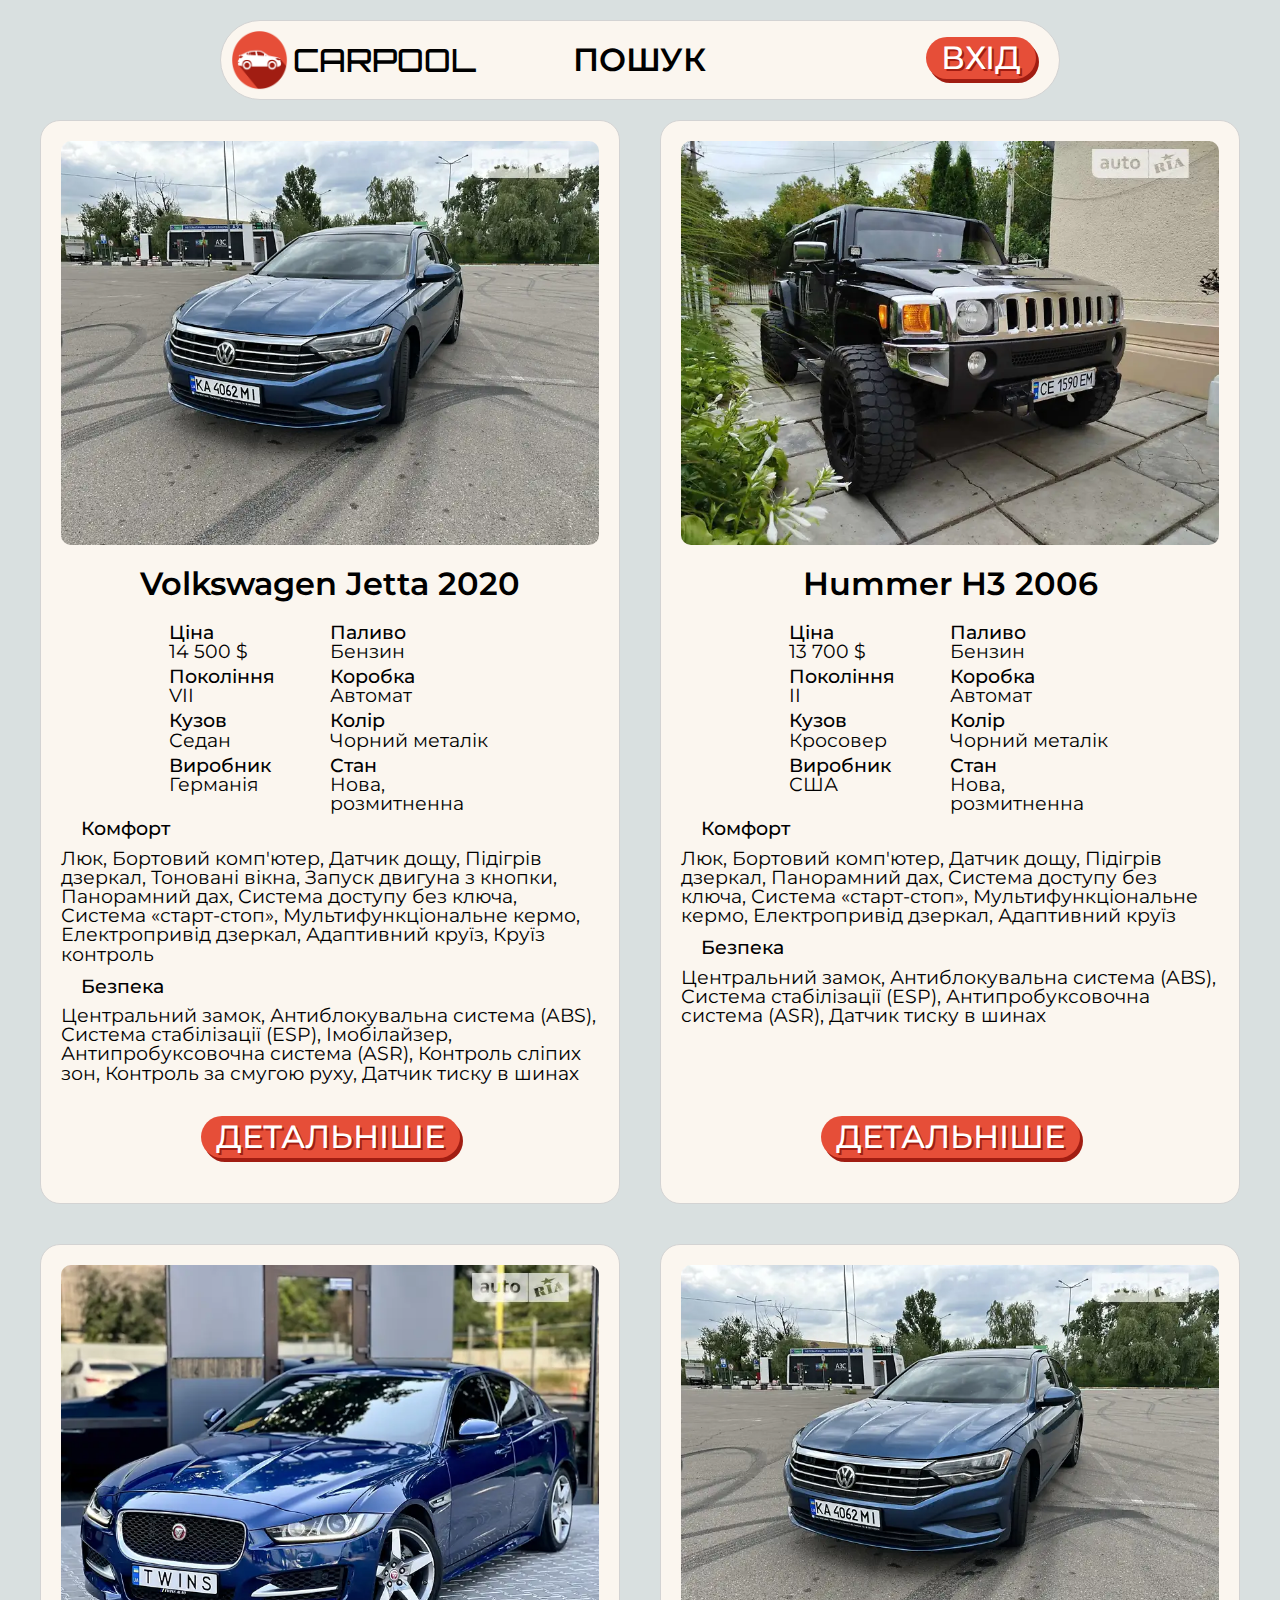
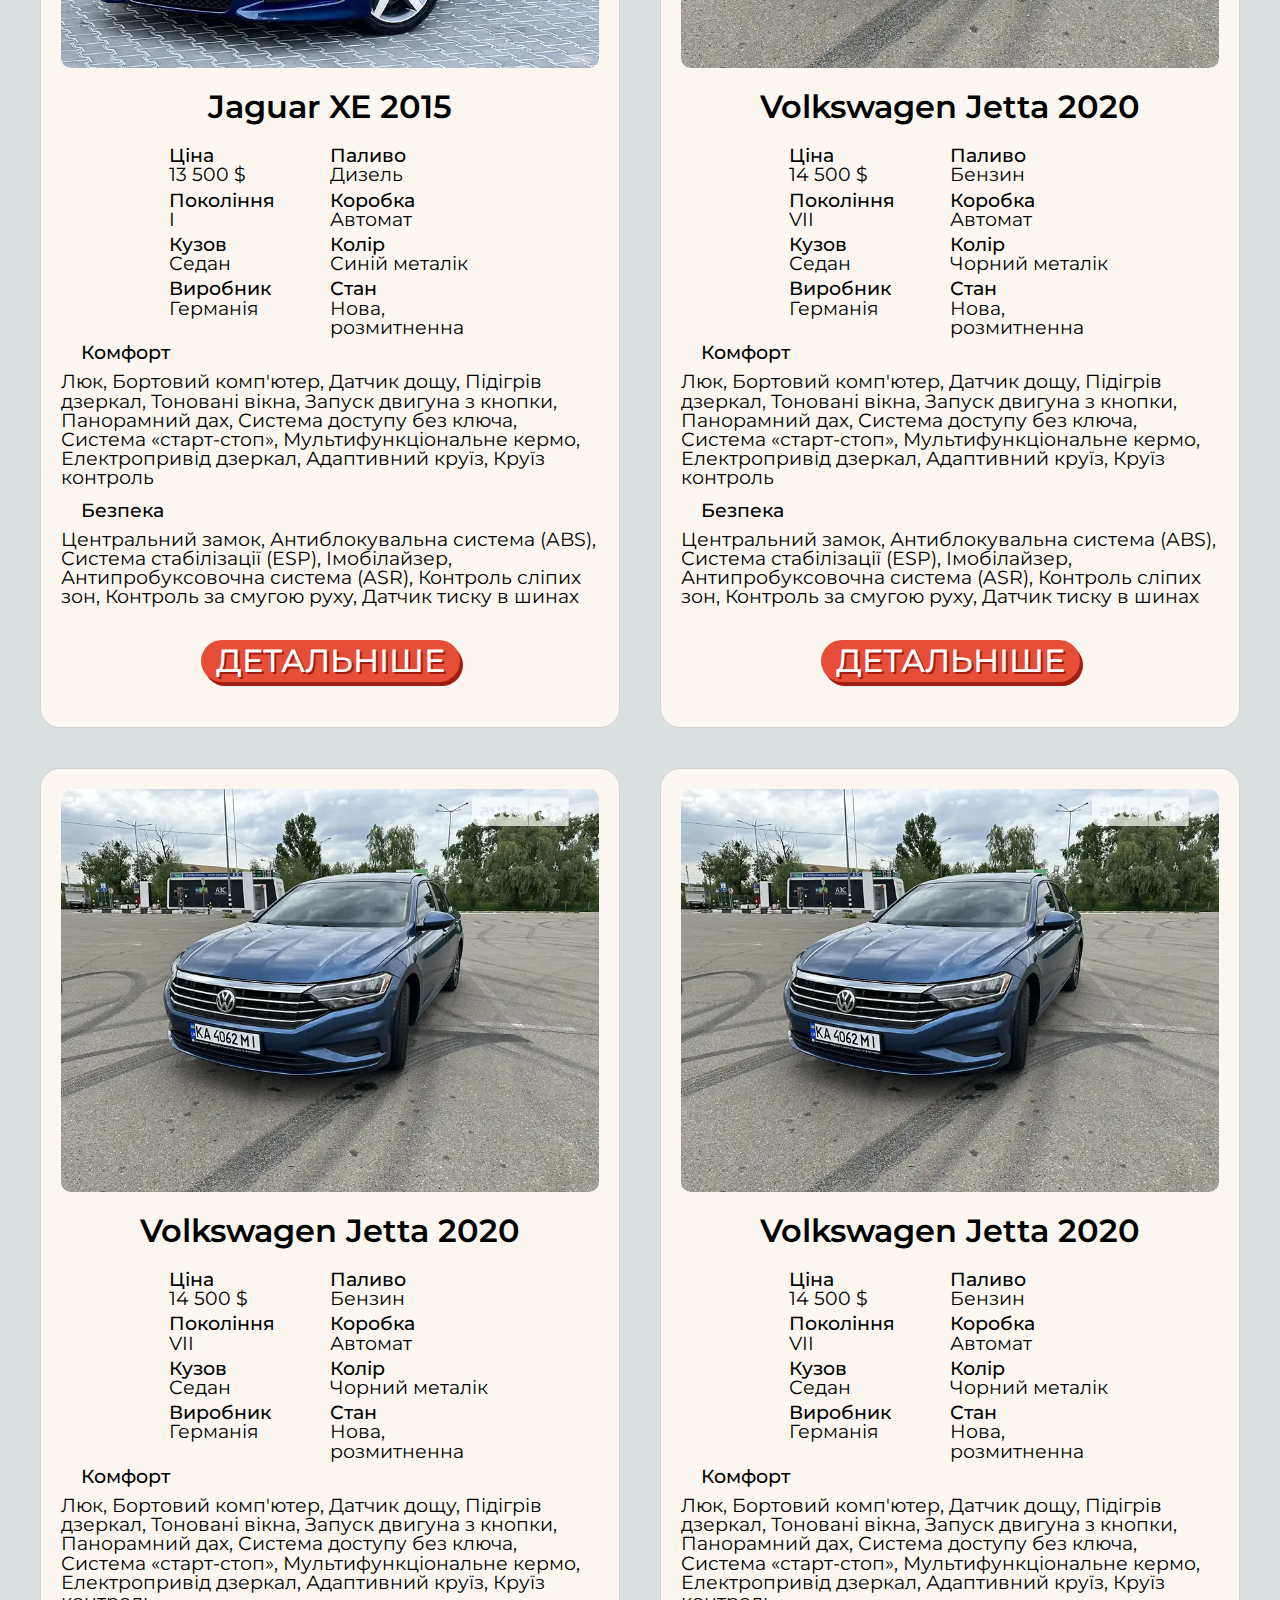
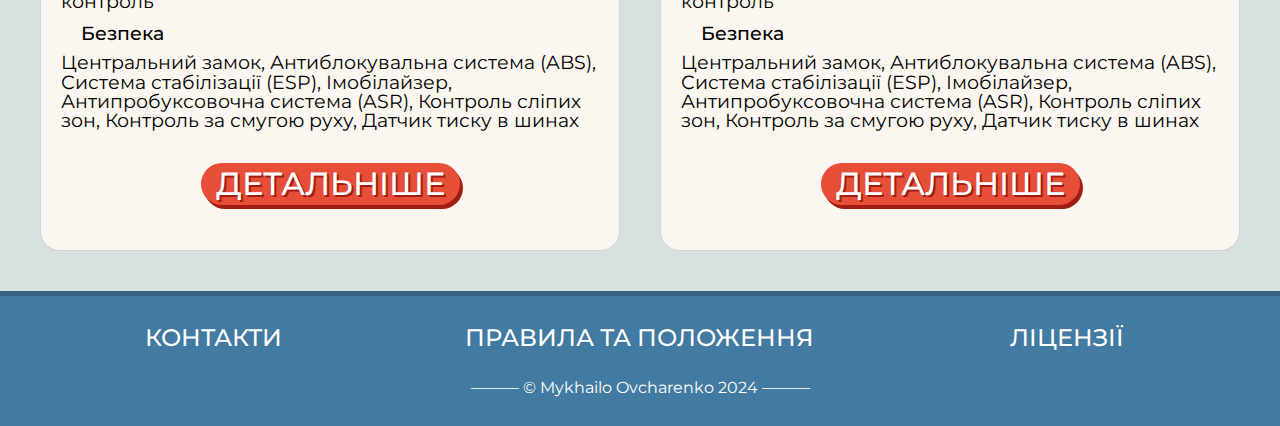
<file: index.html>
<!DOCTYPE html>
<html lang="uk">
<head>
    <meta charset="UTF-8">
    <meta name="viewport" content="width=device-width, initial-scale=1.0">
    <title>CarPool - Main</title>
    <link rel="icon" href="images/logo.png">
    <link rel="stylesheet" href="css/reset.css">
    <link rel="stylesheet" href="css/style.css">
</head>
<body class="page-index">
    <div class="wrapper">
        <header class="header">
            <div class="nav">
                <div class="nav__item nav__item--brand">
                    <div class="nav__brand-logo"><img src="images/logo.png" alt="logo.png"></div>
                    <div class="nav__brand-name">
                        <a class="nav__link nav__link--index" href="#" ><h1>CarPooL</h1></a>
                    </div>
                </div>
                <div class="nav__item nav__item--search">
                    <a href="pages/search.html" class="nav__link nav__link--search">Пошук</a>
                </div>
                <div class="nav__item nav__item--cont">
                    <div class="nav__item--auth">
                        <a href="pages/authorisation.html" class="nav__link nav__link--auth">Вхід</a>
                    </div>
                </div>
            </div>
        </header>
        <main class="main">
            <section class="section">
                <div class="section__header">
                    <div class="section__image"><img src="images/vw_jetta_1.png" alt="jaguar_.png"></div>
                    <div class="section__title">
                        <h2>Volkswagen Jetta 2020</h2>
                    </div>
                </div>
                <div class="section__body">
                    <div class="section__table">
                        <div class="table__container table__container--spec">
                            <div class="table__divider">
                                <div class="table__row">
                                    <div class="table__col table__col--key">
                                        <p>Ціна</p>
                                    </div>
                                    <div class="table__col table__col--value">
                                        <p>14 500 $</p>
                                    </div>
                                </div>
                                <div class="table__row">
                                    <div class="table__col table__col--key">
                                        <p>Покоління</p>
                                    </div>
                                    <div class="table__col table__col--value">
                                        <p>VII</p>
                                    </div>
                                </div>
                                <div class="table__row">
                                    <div class="table__col table__col--key">
                                        <p>Кузов</p>
                                    </div>
                                    <div class="table__col table__col--value">
                                        <p>Седан</p>
                                    </div>
                                </div>
                                <div class="table__row">
                                    <div class="table__col table__col--key">
                                        <p>Виробник</p>
                                    </div>
                                    <div class="table__col table__col--value">
                                        <p>Германія</p>
                                    </div>
                                </div>
                            </div>
                            <div class="table__divider">
                                <div class="table__row">
                                    <div class="table__col table__col--key">
                                        <p>Паливо</p>
                                    </div>
                                    <div class="table__col table__col--value">
                                        <p>Бензин</p>
                                    </div>
                                </div>
                                <div class="table__row">
                                    <div class="table__col table__col--key">
                                        <p>Коробка</p>
                                    </div>
                                    <div class="table__col table__col--value">
                                        <p>Автомат</p>
                                    </div>
                                </div>
                                <div class="table__row">
                                    <div class="table__col table__col--key">
                                        <p>Колір</p>
                                    </div>
                                    <div class="table__col table__col--value">
                                        <p>Чорний металік</p>
                                    </div>
                                </div>
                                <div class="table__row">
                                    <div class="table__col table__col--key">
                                        <p>Стан</p>
                                    </div>
                                    <div class="table__col table__col--value">
                                        <p>Нова, розмитненна</p>
                                    </div>
                                </div>
                            </div>
                        </div>
                        <div class="table__container">
                            <div class="table__row table__row--spec">
                                <div class="table__col table__col--key table__col--spec">
                                    <p>Комфорт</p>
                                </div>
                                <div class="table__col table__col--value table__col--spec">
                                    <p>Люк, Бортовий комп'ютер, Датчик дощу, Підігрів дзеркал, Тоновані вікна, Запуск двигуна з кнопки, Панорамний дах, Система доступу без ключа, Система   «старт-стоп», Мультифункціональне кермо, Електропривід дзеркал, Адаптивний круїз, Круїз контроль</p>
                                </div>
                            </div>
                            <div class="table__row table__row--spec">
                                <div class="table__col table__col--key table__col--spec">
                                    <p>Безпека</p>
                                </div>
                                <div class="table__col table__col--value table__col--spec">
                                    <p>Центральний замок, Антиблокувальна система (ABS), Система стабілізації (ESP), Імобілайзер, Антипробуксовочна система (ASR), Контроль сліпих зон, Контроль за смугою руху, Датчик тиску в шинах</p>
                                </div>
                            </div>
                        </div>
                    </div>
                </div>
                <div class="footer-container">
                    <div class="section__footer">
                        <div class="section__button">
                            <a href="#" class="section__link">Детальніше</a>
                        </div>
                    </div>
                </div>
            </section>
            <section class="section">
                <div class="section__header">
                    <div class="section__image"><img src="images/hummer.png" alt="hummer.png"></div>
                    <div class="section__title">
                        <h2>Hummer H3 2006</h2>
                    </div>
                </div>
                <div class="section__body">
                    <div class="section__table">
                        <div class="table__container table__container--spec">
                            <div class="table__divider">
                                <div class="table__row">
                                    <div class="table__col table__col--key">
                                        <p>Ціна</p>
                                    </div>
                                    <div class="table__col table__col--value">
                                        <p>13 700 $</p>
                                    </div>
                                </div>
                                <div class="table__row">
                                    <div class="table__col table__col--key">
                                        <p>Покоління</p>
                                    </div>
                                    <div class="table__col table__col--value">
                                        <p>II</p>
                                    </div>
                                </div>
                                <div class="table__row">
                                    <div class="table__col table__col--key">
                                        <p>Кузов</p>
                                    </div>
                                    <div class="table__col table__col--value">
                                        <p>Кросовер  </p>
                                    </div>
                                </div>
                                <div class="table__row">
                                    <div class="table__col table__col--key">
                                        <p>Виробник</p>
                                    </div>
                                    <div class="table__col table__col--value">
                                        <p>США</p>
                                    </div>
                                </div>
                            </div>
                            <div class="table__divider">
                                <div class="table__row">
                                    <div class="table__col table__col--key">
                                        <p>Паливо</p>
                                    </div>
                                    <div class="table__col table__col--value">
                                        <p>Бензин</p>
                                    </div>
                                </div>
                                <div class="table__row">
                                    <div class="table__col table__col--key">
                                        <p>Коробка</p>
                                    </div>
                                    <div class="table__col table__col--value">
                                        <p>Автомат</p>
                                    </div>
                                </div>
                                <div class="table__row">
                                    <div class="table__col table__col--key">
                                        <p>Колір</p>
                                    </div>
                                    <div class="table__col table__col--value">
                                        <p>Чорний металік</p>
                                    </div>
                                </div>
                                <div class="table__row">
                                    <div class="table__col table__col--key">
                                        <p>Стан</p>
                                    </div>
                                    <div class="table__col table__col--value">
                                        <p>Нова, розмитненна</p>
                                    </div>
                                </div>
                            </div>
                        </div>
                        <div class="table__container">
                            <div class="table__row table__row--spec">
                                <div class="table__col table__col--key table__col--spec">
                                    <p>Комфорт</p>
                                </div>
                                <div class="table__col table__col--value table__col--spec">
                                    <p>Люк, Бортовий комп'ютер, Датчик дощу, Підігрів дзеркал, Панорамний дах, Система доступу без ключа, Система   «старт-стоп», Мультифункціональне кермо, Електропривід дзеркал, Адаптивний круїз</p>
                                </div>
                            </div>
                            <div class="table__row table__row--spec">
                                <div class="table__col table__col--key table__col--spec">
                                    <p>Безпека</p>
                                </div>
                                <div class="table__col table__col--value table__col--spec">
                                    <p>Центральний замок, Антиблокувальна система (ABS), Система стабілізації (ESP), Антипробуксовочна система (ASR), Датчик тиску в шинах</p>
                                </div>
                            </div>
                        </div>
                    </div>
                </div>
                <div class="footer-container">
                    <div class="section__footer">
                        <div class="section__button">
                            <a href="#" class="section__link">Детальніше</a>
                        </div>
                    </div>
                </div>
            </section>
            <section class="section">
                <div class="section__header">
                    <div class="section__image"><img src="images/jaguar.png" alt="jaguar.png"></div>
                    <div class="section__title">
                        <h2>Jaguar XE 2015</h2>
                    </div>
                </div>
                <div class="section__body">
                    <div class="section__table">
                        <div class="table__container table__container--spec">
                            <div class="table__divider">
                                <div class="table__row">
                                    <div class="table__col table__col--key">
                                        <p>Ціна</p>
                                    </div>
                                    <div class="table__col table__col--value">
                                        <p>13 500 $</p>
                                    </div>
                                </div>
                                <div class="table__row">
                                    <div class="table__col table__col--key">
                                        <p>Покоління</p>
                                    </div>
                                    <div class="table__col table__col--value">
                                        <p>I</p>
                                    </div>
                                </div>
                                <div class="table__row">
                                    <div class="table__col table__col--key">
                                        <p>Кузов</p>
                                    </div>
                                    <div class="table__col table__col--value">
                                        <p>Седан</p>
                                    </div>
                                </div>
                                <div class="table__row">
                                    <div class="table__col table__col--key">
                                        <p>Виробник</p>
                                    </div>
                                    <div class="table__col table__col--value">
                                        <p>Германія</p>
                                    </div>
                                </div>
                            </div>
                            <div class="table__divider">
                                <div class="table__row">
                                    <div class="table__col table__col--key">
                                        <p>Паливо</p>
                                    </div>
                                    <div class="table__col table__col--value">
                                        <p>Дизель</p>
                                    </div>
                                </div>
                                <div class="table__row">
                                    <div class="table__col table__col--key">
                                        <p>Коробка</p>
                                    </div>
                                    <div class="table__col table__col--value">
                                        <p>Автомат</p>
                                    </div>
                                </div>
                                <div class="table__row">
                                    <div class="table__col table__col--key">
                                        <p>Колір</p>
                                    </div>
                                    <div class="table__col table__col--value">
                                        <p>Синій металік</p>
                                    </div>
                                </div>
                                <div class="table__row">
                                    <div class="table__col table__col--key">
                                        <p>Стан</p>
                                    </div>
                                    <div class="table__col table__col--value">
                                        <p>Нова, розмитненна</p>
                                    </div>
                                </div>
                            </div>
                        </div>
                        <div class="table__container">
                            <div class="table__row table__row--spec">
                                <div class="table__col table__col--key table__col--spec">
                                    <p>Комфорт</p>
                                </div>
                                <div class="table__col table__col--value table__col--spec">
                                    <p>Люк, Бортовий комп'ютер, Датчик дощу, Підігрів дзеркал, Тоновані вікна, Запуск двигуна з кнопки, Панорамний дах, Система доступу без ключа, Система   «старт-стоп», Мультифункціональне кермо, Електропривід дзеркал, Адаптивний круїз, Круїз контроль</p>
                                </div>
                            </div>
                            <div class="table__row table__row--spec">
                                <div class="table__col table__col--key table__col--spec">
                                    <p>Безпека</p>
                                </div>
                                <div class="table__col table__col--value table__col--spec">
                                    <p>Центральний замок, Антиблокувальна система (ABS), Система стабілізації (ESP), Імобілайзер, Антипробуксовочна система (ASR), Контроль сліпих зон, Контроль за смугою руху, Датчик тиску в шинах</p>
                                </div>
                            </div>
                        </div>
                    </div>
                </div>
                <div class="footer-container">
                    <div class="section__footer">
                        <div class="section__button">
                            <a href="#" class="section__link">Детальніше</a>
                        </div>
                    </div>
                </div>
            </section>
            <section class="section">
                <div class="section__header">
                    <div class="section__image"><img src="images/vw_jetta_1.png" alt="vw_jetta_1.png"></div>
                    <div class="section__title">
                        <h2>Volkswagen Jetta 2020</h2>
                    </div>
                </div>
                <div class="section__body">
                    <div class="section__table">
                        <div class="table__container table__container--spec">
                            <div class="table__divider">
                                <div class="table__row">
                                    <div class="table__col table__col--key">
                                        <p>Ціна</p>
                                    </div>
                                    <div class="table__col table__col--value">
                                        <p>14 500 $</p>
                                    </div>
                                </div>
                                <div class="table__row">
                                    <div class="table__col table__col--key">
                                        <p>Покоління</p>
                                    </div>
                                    <div class="table__col table__col--value">
                                        <p>VII</p>
                                    </div>
                                </div>
                                <div class="table__row">
                                    <div class="table__col table__col--key">
                                        <p>Кузов</p>
                                    </div>
                                    <div class="table__col table__col--value">
                                        <p>Седан</p>
                                    </div>
                                </div>
                                <div class="table__row">
                                    <div class="table__col table__col--key">
                                        <p>Виробник</p>
                                    </div>
                                    <div class="table__col table__col--value">
                                        <p>Германія</p>
                                    </div>
                                </div>
                            </div>
                            <div class="table__divider">
                                <div class="table__row">
                                    <div class="table__col table__col--key">
                                        <p>Паливо</p>
                                    </div>
                                    <div class="table__col table__col--value">
                                        <p>Бензин</p>
                                    </div>
                                </div>
                                <div class="table__row">
                                    <div class="table__col table__col--key">
                                        <p>Коробка</p>
                                    </div>
                                    <div class="table__col table__col--value">
                                        <p>Автомат</p>
                                    </div>
                                </div>
                                <div class="table__row">
                                    <div class="table__col table__col--key">
                                        <p>Колір</p>
                                    </div>
                                    <div class="table__col table__col--value">
                                        <p>Чорний металік</p>
                                    </div>
                                </div>
                                <div class="table__row">
                                    <div class="table__col table__col--key">
                                        <p>Стан</p>
                                    </div>
                                    <div class="table__col table__col--value">
                                        <p>Нова, розмитненна</p>
                                    </div>
                                </div>
                            </div>
                        </div>
                        <div class="table__container">
                            <div class="table__row table__row--spec">
                                <div class="table__col table__col--key table__col--spec">
                                    <p>Комфорт</p>
                                </div>
                                <div class="table__col table__col--value table__col--spec">
                                    <p>Люк, Бортовий комп'ютер, Датчик дощу, Підігрів дзеркал, Тоновані вікна, Запуск двигуна з кнопки, Панорамний дах, Система доступу без ключа, Система   «старт-стоп», Мультифункціональне кермо, Електропривід дзеркал, Адаптивний круїз, Круїз контроль</p>
                                </div>
                            </div>
                            <div class="table__row table__row--spec">
                                <div class="table__col table__col--key table__col--spec">
                                    <p>Безпека</p>
                                </div>
                                <div class="table__col table__col--value table__col--spec">
                                    <p>Центральний замок, Антиблокувальна система (ABS), Система стабілізації (ESP), Імобілайзер, Антипробуксовочна система (ASR), Контроль сліпих зон, Контроль за смугою руху, Датчик тиску в шинах</p>
                                </div>
                            </div>
                        </div>
                    </div>
                </div>
                <div class="footer-container">
                    <div class="section__footer">
                        <div class="section__button">
                            <a href="#" class="section__link">Детальніше</a>
                        </div>
                    </div>
                </div>
            </section>
            <section class="section">
                <div class="section__header">
                    <div class="section__image"><img src="images/vw_jetta_1.png" alt="vw_jetta_1.png"></div>
                    <div class="section__title">
                        <h2>Volkswagen Jetta 2020</h2>
                    </div>
                </div>
                <div class="section__body">
                    <div class="section__table">
                        <div class="table__container table__container--spec">
                            <div class="table__divider">
                                <div class="table__row">
                                    <div class="table__col table__col--key">
                                        <p>Ціна</p>
                                    </div>
                                    <div class="table__col table__col--value">
                                        <p>14 500 $</p>
                                    </div>
                                </div>
                                <div class="table__row">
                                    <div class="table__col table__col--key">
                                        <p>Покоління</p>
                                    </div>
                                    <div class="table__col table__col--value">
                                        <p>VII</p>
                                    </div>
                                </div>
                                <div class="table__row">
                                    <div class="table__col table__col--key">
                                        <p>Кузов</p>
                                    </div>
                                    <div class="table__col table__col--value">
                                        <p>Седан</p>
                                    </div>
                                </div>
                                <div class="table__row">
                                    <div class="table__col table__col--key">
                                        <p>Виробник</p>
                                    </div>
                                    <div class="table__col table__col--value">
                                        <p>Германія</p>
                                    </div>
                                </div>
                            </div>
                            <div class="table__divider">
                                <div class="table__row">
                                    <div class="table__col table__col--key">
                                        <p>Паливо</p>
                                    </div>
                                    <div class="table__col table__col--value">
                                        <p>Бензин</p>
                                    </div>
                                </div>
                                <div class="table__row">
                                    <div class="table__col table__col--key">
                                        <p>Коробка</p>
                                    </div>
                                    <div class="table__col table__col--value">
                                        <p>Автомат</p>
                                    </div>
                                </div>
                                <div class="table__row">
                                    <div class="table__col table__col--key">
                                        <p>Колір</p>
                                    </div>
                                    <div class="table__col table__col--value">
                                        <p>Чорний металік</p>
                                    </div>
                                </div>
                                <div class="table__row">
                                    <div class="table__col table__col--key">
                                        <p>Стан</p>
                                    </div>
                                    <div class="table__col table__col--value">
                                        <p>Нова, розмитненна</p>
                                    </div>
                                </div>
                            </div>
                        </div>
                        <div class="table__container">
                            <div class="table__row table__row--spec">
                                <div class="table__col table__col--key table__col--spec">
                                    <p>Комфорт</p>
                                </div>
                                <div class="table__col table__col--value table__col--spec">
                                    <p>Люк, Бортовий комп'ютер, Датчик дощу, Підігрів дзеркал, Тоновані вікна, Запуск двигуна з кнопки, Панорамний дах, Система доступу без ключа, Система   «старт-стоп», Мультифункціональне кермо, Електропривід дзеркал, Адаптивний круїз, Круїз контроль</p>
                                </div>
                            </div>
                            <div class="table__row table__row--spec">
                                <div class="table__col table__col--key table__col--spec">
                                    <p>Безпека</p>
                                </div>
                                <div class="table__col table__col--value table__col--spec">
                                    <p>Центральний замок, Антиблокувальна система (ABS), Система стабілізації (ESP), Імобілайзер, Антипробуксовочна система (ASR), Контроль сліпих зон, Контроль за смугою руху, Датчик тиску в шинах</p>
                                </div>
                            </div>
                        </div>
                    </div>
                </div>
                <div class="footer-container">
                    <div class="section__footer">
                        <div class="section__button">
                            <a href="#" class="section__link">Детальніше</a>
                        </div>
                    </div>
                </div>
            </section>
            <section class="section">
                <div class="section__header">
                    <div class="section__image"><img src="images/vw_jetta_1.png" alt="vw_jetta_1.png"></div>
                    <div class="section__title">
                        <h2>Volkswagen Jetta 2020</h2>
                    </div>
                </div>
                <div class="section__body">
                    <div class="section__table">
                        <div class="table__container table__container--spec">
                            <div class="table__divider">
                                <div class="table__row">
                                    <div class="table__col table__col--key">
                                        <p>Ціна</p>
                                    </div>
                                    <div class="table__col table__col--value">
                                        <p>14 500 $</p>
                                    </div>
                                </div>
                                <div class="table__row">
                                    <div class="table__col table__col--key">
                                        <p>Покоління</p>
                                    </div>
                                    <div class="table__col table__col--value">
                                        <p>VII</p>
                                    </div>
                                </div>
                                <div class="table__row">
                                    <div class="table__col table__col--key">
                                        <p>Кузов</p>
                                    </div>
                                    <div class="table__col table__col--value">
                                        <p>Седан</p>
                                    </div>
                                </div>
                                <div class="table__row">
                                    <div class="table__col table__col--key">
                                        <p>Виробник</p>
                                    </div>
                                    <div class="table__col table__col--value">
                                        <p>Германія</p>
                                    </div>
                                </div>
                            </div>
                            <div class="table__divider">
                                <div class="table__row">
                                    <div class="table__col table__col--key">
                                        <p>Паливо</p>
                                    </div>
                                    <div class="table__col table__col--value">
                                        <p>Бензин</p>
                                    </div>
                                </div>
                                <div class="table__row">
                                    <div class="table__col table__col--key">
                                        <p>Коробка</p>
                                    </div>
                                    <div class="table__col table__col--value">
                                        <p>Автомат</p>
                                    </div>
                                </div>
                                <div class="table__row">
                                    <div class="table__col table__col--key">
                                        <p>Колір</p>
                                    </div>
                                    <div class="table__col table__col--value">
                                        <p>Чорний металік</p>
                                    </div>
                                </div>
                                <div class="table__row">
                                    <div class="table__col table__col--key">
                                        <p>Стан</p>
                                    </div>
                                    <div class="table__col table__col--value">
                                        <p>Нова, розмитненна</p>
                                    </div>
                                </div>
                            </div>
                        </div>
                        <div class="table__container">
                            <div class="table__row table__row--spec">
                                <div class="table__col table__col--key table__col--spec">
                                    <p>Комфорт</p>
                                </div>
                                <div class="table__col table__col--value table__col--spec">
                                    <p>Люк, Бортовий комп'ютер, Датчик дощу, Підігрів дзеркал, Тоновані вікна, Запуск двигуна з кнопки, Панорамний дах, Система доступу без ключа, Система   «старт-стоп», Мультифункціональне кермо, Електропривід дзеркал, Адаптивний круїз, Круїз контроль</p>
                                </div>
                            </div>
                            <div class="table__row table__row--spec">
                                <div class="table__col table__col--key table__col--spec">
                                    <p>Безпека</p>
                                </div>
                                <div class="table__col table__col--value table__col--spec">
                                    <p>Центральний замок, Антиблокувальна система (ABS), Система стабілізації (ESP), Імобілайзер, Антипробуксовочна система (ASR), Контроль сліпих зон, Контроль за смугою руху, Датчик тиску в шинах</p>
                                </div>
                            </div>
                        </div>
                    </div>
                </div>
                <div class="footer-container">
                    <div class="section__footer">
                        <div class="section__button">
                            <a href="#" class="section__link">Детальніше</a>
                        </div>
                    </div>
                </div>
            </section>
        </main>
        <footer class="footer">
            <div class="footer__info">
                <div class="footer__item"><a href="#" class="footer__link">Контакти</a></div>
                <div class="footer__item"><a href="#" class="footer__link">Правила та положення</a></div>
                <div class="footer__item"><a href="#" class="footer__link">Ліцензії</a></div>
            </div>
            <div class="footer__copyright">
                <p>——— © Mykhailo Ovcharenko 2024 ———</p>
            </div>
        </footer>
    </div>
</body>
</html>
</file>
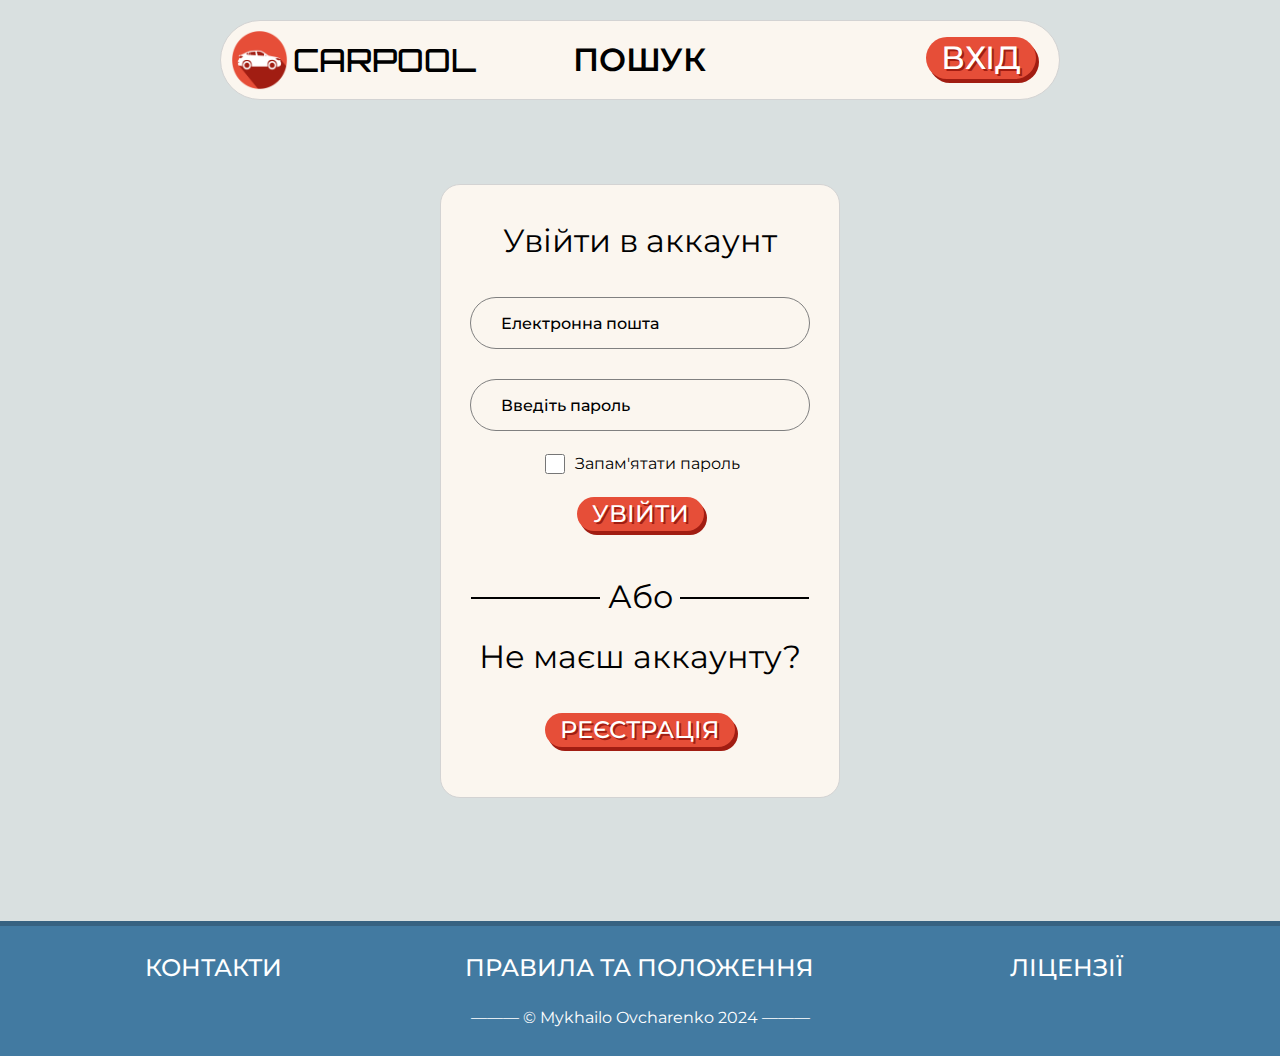
<file: pages/authorisation.html>
<!DOCTYPE html>
<html lang="uk">
<head>
    <meta charset="UTF-8">
    <meta name="viewport" content="width=device-width, initial-scale=1.0">
    <title>CarPool - Authorisation</title>
    <link rel="icon" href="../images/logo.png">
    <link rel="stylesheet" href="../css/reset.css">
    <link rel="stylesheet" href="../css/style.css">
</head>
<body class="page-authorisation">
    <div class="wrapper">
        <header class="header">
            <div class="nav">
                <div class="nav__item nav__item--brand">
                    <div class="nav__brand-logo"><img src="../images/logo.png" alt="logo.png"></div>
                    <div class="nav__brand-name">
                        <a class="nav__link nav__link--index" href="../index.html" ><h2>CarPooL</h2></a>
                    </div>
                </div>
                <div class="nav__item nav__item--search">
                    <a href="../pages/search.html" class="nav__link nav__link--search">Пошук</a>
                </div>
                <div class="nav__item nav__item--cont">
                    <div class="nav__item--auth">
                        <a href="../pages/authorisation.html" class="nav__link nav__link--auth">Вхід</a>
                    </div>
                </div>
            </div>
        </header>
        <main class="main">
            <div class="card">
                    <div class="card__header">
                        <h1 class="card__title">Увійти в аккаунт</h1>
                    </div>
                    <div class="card__body">
                        <form method="post" action="https://formtester.goodbytes.be/post.php" class="card__form">
                            <div class="card__input-group card__input-group--email">
                                <input 
                                type="email" 
                                id="email"
                                name="email"
                                class="input-group__input input-group__input--email"
                                placeholder="invisible"
                                required>
                                <div class="input-group__label input-group__label--email">
                                    <label for="email">Електронна пошта</label>
                                </div>
                            </div>
                            <div class="card__input-group input-group--password">
                                <input 
                                type="password"
                                id="password"
                                name="password"
                                class="input-group__input input-group__input--password"
                                placeholder="invisible"
                                required>
                                <div class="input-group__label input-group__label--password">
                                    <label for="password">Введіть пароль</label>
                                </div>
                            </div>
                            <div class="input-group--checbox">
                                <input 
                                type="checkbox"
                                id="checkbox"
                                name="remember-password"
                                class="input-group__input--checkbox">
                                <div class="input-group__label--checkbox">
                                    <label for="checkbox">Запам'ятати пароль</label>
                                </div>
                            </div>
                            <div class="card__button-cont">
                                <button class="card__button" type="submit">Увійти</button>
                            </div>
                        </form>
                    </div>
                    <div class="card__break">
                        <p class="card__text">Або</p>
                    </div>
                    <div class="card__footer">
                        <div class="card__footer-info">
                            <h2 class="card__footer-title">Не маєш аккаунту?</h2>
                        </div>
                        <div class="card__button">
                            <a href="../pages/resgistration.html" class="card__link">Реєстрація</a>
                        </div>
                    </div>
                </div>
            </div>
        </main>
        <footer class="footer">
            <div class="footer__info">
                <div class="footer__item"><a href="#" class="footer__link">Контакти</a></div>
                <div class="footer__item"><a href="#" class="footer__link">Правила та положення</a></div>
                <div class="footer__item"><a href="#" class="footer__link">Ліцензії</a></div>
            </div>
            <div class="footer__copyright">
                <p>——— © Mykhailo Ovcharenko 2024 ———</p>
            </div>
        </footer>
    </div>
</body>
</html>
</file>
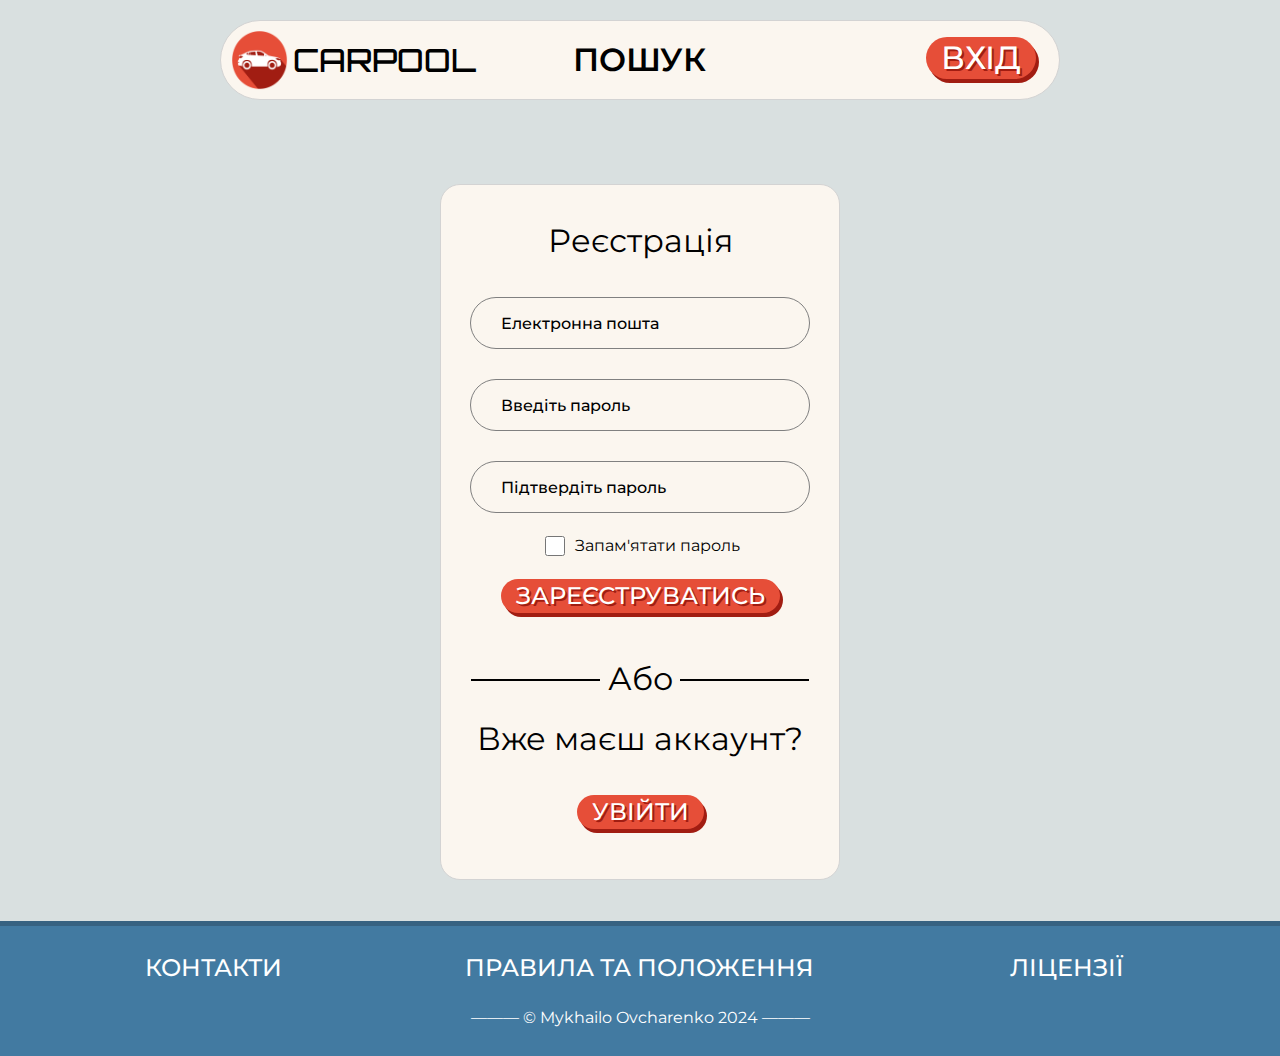
<file: pages/resgistration.html>
<!DOCTYPE html>
<html lang="uk">
<head>
    <meta charset="UTF-8">
    <meta name="viewport" content="width=device-width, initial-scale=1.0">
    <title>CarPool - Registration</title>
    <link rel="icon" href="../images/logo.png">
    <link rel="stylesheet" href="../css/reset.css">
    <link rel="stylesheet" href="../css/style.css">
</head>
<body class="page-registration">
    <div class="wrapper">
        <header class="header">
            <div class="nav">
                <div class="nav__item nav__item--brand">
                    <div class="nav__brand-logo"><img src="../images/logo.png" alt="logo.png"></div>
                    <div class="nav__brand-name">
                        <a class="nav__link nav__link--index" href="../index.html" ><h2>CarPooL</h2></a>
                    </div>
                </div>
                <div class="nav__item nav__item--search">
                    <a href="../pages/search.html" class="nav__link nav__link--search">Пошук</a>
                </div>
                <div class="nav__item nav__item--cont">
                    <div class="nav__item--auth">
                        <a href="../pages/authorisation.html" class="nav__link nav__link--auth">Вхід</a>
                    </div>
                </div>
            </div>
        </header>
        <main class="main">
            <div class="card">
                    <div class="card__header">
                        <h1 class="card__title">Реєстрація</h1>
                    </div>
                    <div class="card__body">
                        <form method="post" action="https://formtester.goodbytes.be/post.php" class="card__form">
                            <div class="card__input-group input-group--email">
                                <input 
                                type="email" 
                                id="email"
                                name="email"
                                class="input-group__input input-group__input--email"
                                placeholder="invisible"
                                required>
                                <div class="input-group__label input-group__label--email">
                                    <label for="email">Електронна пошта</label>
                                </div>
                            </div>
                            <div class="card__input-group input-group--password">
                                <input 
                                type="password"
                                id="password"
                                name="password"
                                class="input-group__input input-group__input--password"
                                placeholder="invisible"
                                required>
                                <div class="input-group__label input-group__label--password">
                                    <label for="password">Введіть пароль</label>
                                </div>
                            </div>

                            <div class="card__input-group input-group--conf-password">
                                <input 
                                type="password"
                                id="conf-password"
                                name="conf-password"
                                class="input-group__input input-group__input--conf-password"
                                placeholder="invisible"
                                required>
                                <div class="input-group__label input-group__label--conf-password">
                                    <label for="conf-password">Підтвердіть пароль</label>
                                </div>
                            </div>
                            <div class="input-group--checbox">
                                <input 
                                type="checkbox"
                                id="checkbox" 
                                name="remember-password"
                                class="input-group__input--checkbox">
                                <div class="input-group__label--checkbox">
                                    <label for="checkbox">Запам'ятати пароль</label>
                                </div>
                            </div>
                            <div class="card__button-cont">
                                <button class="card__button" type="submit">Зареєструватись</button>
                            </div>
                        </form>
                    </div>
                    <div class="card__break">
                        <p class="card__text">Або</p>
                    </div>
                    <div class="card__footer">
                        <div class="card__footer-info">
                            <h2 class="card__footer-title">Вже маєш аккаунт?</h2>
                        </div>
                        <div class="card__button">
                            <a href="../pages/authorisation.html" class="card__link">Увійти</a>
                        </div>
                    </div>
                </div>
            </div>
        </main>
        <footer class="footer">
            <div class="footer__info">
                <div class="footer__item"><a href="#" class="footer__link">Контакти</a></div>
                <div class="footer__item"><a href="#" class="footer__link">Правила та положення</a></div>
                <div class="footer__item"><a href="#" class="footer__link">Ліцензії</a></div>
            </div>
            <div class="footer__copyright">
                <p>——— © Mykhailo Ovcharenko 2024 ———</p>
            </div>
        </footer>
    </div>
</body>
</html>
</file>
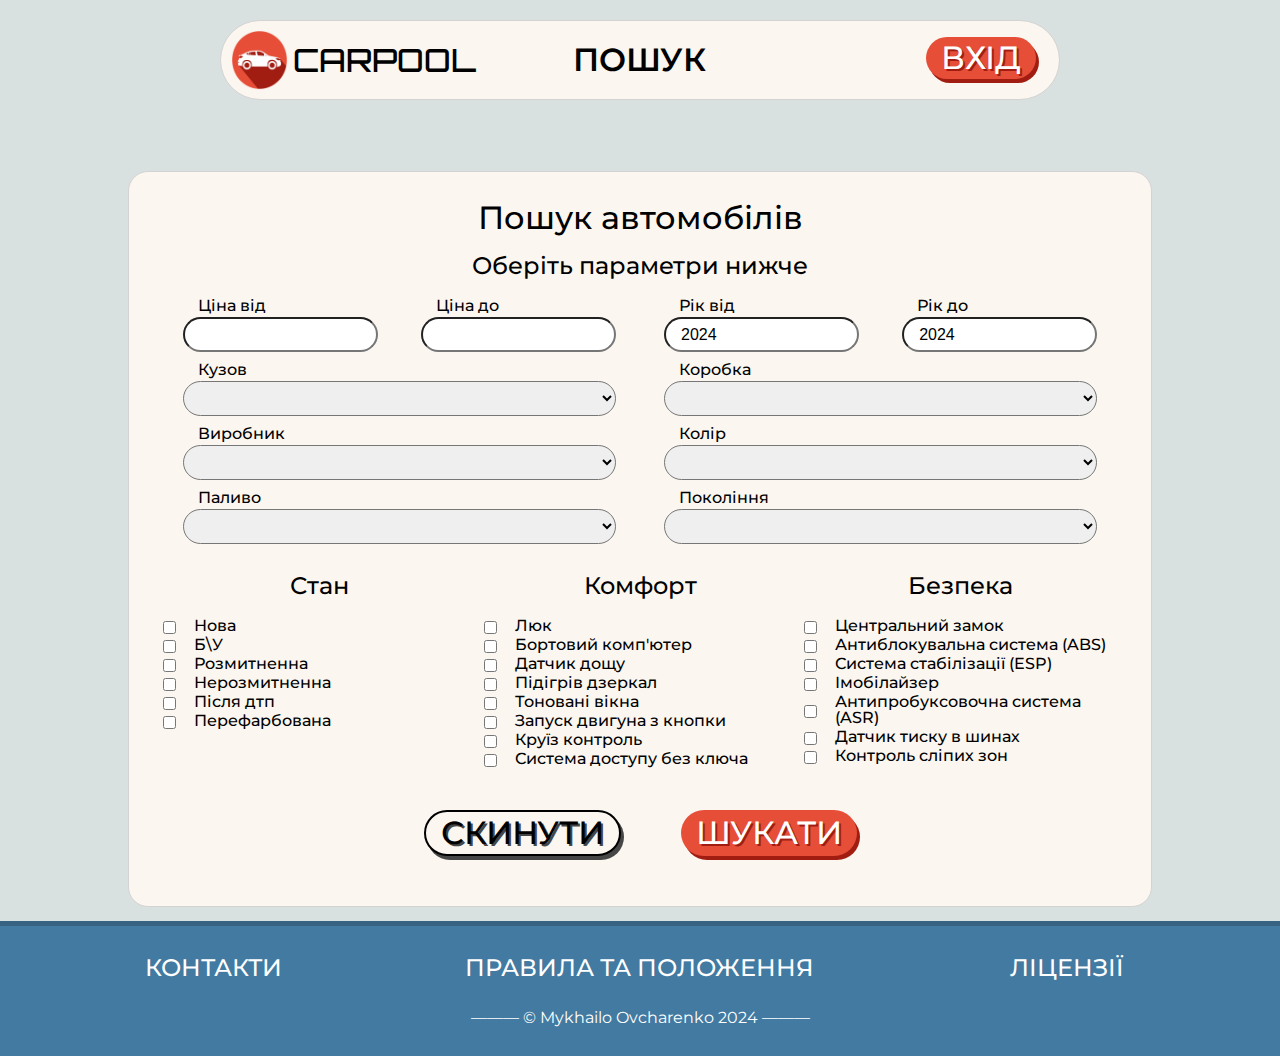
<file: pages/search.html>
<!DOCTYPE html>
<html lang="uk">
<head>
    <meta charset="UTF-8">
    <meta name="viewport" content="width=device-width, initial-scale=1.0">
    <title>CarPool - Search</title>
    <link rel="icon" href="../images/logo.png">
    <link rel="stylesheet" href="../css/reset.css">
    <link rel="stylesheet" href="../css/style.css">
</head>
<body class="page-search">
    <div class="wrapper">
        <header class="header">
            <div class="nav">
                <div class="nav__item nav__item--brand">
                    <div class="nav__brand-logo"><img src="../images/logo.png" alt="logo.png"></div>
                    <div class="nav__brand-name">
                        <a class="nav__link nav__link--index" href="../index.html" ><h2>CarPooL</h2></a>
                    </div>
                </div>
                <div class="nav__item nav__item--search">
                    <a href="../pages/search.html" class="nav__link nav__link--search">Пошук</a>
                </div>
                <div class="nav__item nav__item--cont">
                    <div class="nav__item--auth">
                        <a href="../pages/authorisation.html" class="nav__link nav__link--auth">Вхід</a>
                    </div>
                </div>
            </div>
        </header>
        <main class="main">
            <div class="form-container">
                <div class="form-title-cont">
                    <h1 class="form-title">Пошук автомобілів</h1>
                </div>
                <div class="form-subtitle-cont">
                    <h2 class="form-subtitle">Оберіть параметри нижче</h2>
                </div>
                <form method="post" action="https://formtester.goodbytes.be/post.php" class="form">
                    <div class="form__stack">
                        <div class="form__part form__part--fields">
                            <div class="form__input-group form__input-group--range">
                                <div class="input_group__range-cont">
                                    <div class="input-group__label input-group__label--range">
                                        <label for="price_from">Ціна від</label>
                                    </div>
                                    <input id="price_from" type="number" class="input-group__number">
                                </div>
                                <div class="input_group__range-cont">
                                    <div class="input-group__label input-group__label--range">
                                        <label for="price_to">Ціна до</label>
                                    </div>
                                    <input id="price_to" type="number" class="input-group__number">
                                </div>
                            </div>
                            <div class="form__input-group">
                                <div class="input-group__label">
                                    <label for="body">Кузов</label>
                                 </div>
                                <div class="input_group__select-cont">
                                    <select name="Body" id="body" class="input-group__select">
                                        <option value="" class="input-group__option">Седан</option>
                                        <option value="" class="input-group__option"></option>
                                        <option value="" class="input-group__option"></option>
                                        <option value="" class="input-group__option"></option>
                                        <option value="" class="input-group__option"></option>
                                        <option value="" class="input-group__option"></option>
                                        <option value="" class="input-group__option"></option>
                                        <option value="" class="input-group__option"></option>
                                        <option value="" class="input-group__option"></option>
                                        <option value="" class="input-group__option"></option>
                                        <option disabled selected value=""></option>
                                    </select>
                                </div>
                            </div>
                            <div class="form__input-group">
                                <div class="input-group__label">
                                    <label for="manufacturer">Виробник</label>
                                </div>
                                <div class="input_group__select-cont">
                                    <select name="Manufacturer" id="manufacturer" class="input-group__select">
                                        <option value="" class="input-group__option">Германія</option>
                                        <option value="" class="input-group__option"></option>
                                        <option value="" class="input-group__option"></option>
                                        <option value="" class="input-group__option"></option>
                                        <option value="" class="input-group__option"></option>
                                        <option value="" class="input-group__option"></option>
                                        <option value="" class="input-group__option"></option>
                                        <option value="" class="input-group__option"></option>
                                        <option value="" class="input-group__option"></option>
                                        <option value="" class="input-group__option"></option>
                                        <option disabled selected value=""></option>
                                    </select>
                                </div>
                            </div>
                            <div class="form__input-group">
                                <div class="input-group__label">
                                    <label for="fuel">Паливо</label>
                                </div>
                                <div class="input_group__select-cont">
                                    <select name="Fuel" id="fuel" class="input-group__select">
                                        <option value="" class="input-group__option">Бензин</option>
                                        <option value="" class="input-group__option"></option>
                                        <option value="" class="input-group__option"></option>
                                        <option value="" class="input-group__option"></option>
                                        <option value="" class="input-group__option"></option>
                                        <option value="" class="input-group__option"></option>
                                        <option value="" class="input-group__option"></option>
                                        <option value="" class="input-group__option"></option>
                                        <option value="" class="input-group__option"></option>
                                        <option value="" class="input-group__option"></option>
                                        <option disabled selected value=""></option>
                                    </select>
                                </div>
                            </div>
                        </div>
                        <div class="form__part form__part--fields">
                            <div class="form__input-group form__input-group--range">
                                <div class="input_group__range-cont">
                                    <div class="input-group__label input-group__label--range">
                                        <label for="">Рік від</label>
                                    </div>
                                    <input id="year_from" type="number" min="1990" max="2024" step="1" value="2024" class="input-group__number">
                                </div>
                                <div class="input_group__range-cont">
                                    <div class="input-group__label input-group__label--range">
                                        <label for="">Рік до</label>
                                    </div>
                                    <input id="year_to" type="number" min="1990" max="2024" step="1" value="2024" class="input-group__number">
                                </div>
                            </div>
                            <div class="form__input-group">
                                <div class="input-group__label">
                                    <label for="gearbox">Коробка</label>
                                 </div>
                                <div class="input_group__select-cont">
                                    <select name="Gearbox" id="gearbox" class="input-group__select">
                                        <option value="" class="input-group__option">Автомат</option>
                                        <option value="" class="input-group__option"></option>
                                        <option value="" class="input-group__option"></option>
                                        <option value="" class="input-group__option"></option>
                                        <option value="" class="input-group__option"></option>
                                        <option value="" class="input-group__option"></option>
                                        <option value="" class="input-group__option"></option>
                                        <option value="" class="input-group__option"></option>
                                        <option value="" class="input-group__option"></option>
                                        <option value="" class="input-group__option"></option>
                                        <option disabled selected value=""></option>
                                    </select>
                                </div>
                            </div>
                            <div class="form__input-group">
                                <div class="input-group__label">
                                    <label for="colour">Колір</label>
                                </div>
                                <div class="input_group__select-cont">
                                    <select name="Colour" id="colour" class="input-group__select">
                                        <option value="" class="input-group__option">Чорний металік</option>
                                        <option value="" class="input-group__option"></option>
                                        <option value="" class="input-group__option"></option>
                                        <option value="" class="input-group__option"></option>
                                        <option value="" class="input-group__option"></option>
                                        <option value="" class="input-group__option"></option>
                                        <option value="" class="input-group__option"></option>
                                        <option value="" class="input-group__option"></option>
                                        <option value="" class="input-group__option"></option>
                                        <option value="" class="input-group__option"></option>
                                        <option disabled selected value=""></option>
                                    </select>
                                </div>
                            </div>
                            <div class="form__input-group">
                                <div class="input-group__label">
                                    <label for="generation">Покоління</label>
                                </div>
                                <div class="input_group__select-cont">
                                    <select name="Generation" id="generation" class="input-group__select">
                                        <option value="" class="input-group__option">7е покоління</option>
                                        <option value="" class="input-group__option"></option>
                                        <option value="" class="input-group__option"></option>
                                        <option value="" class="input-group__option"></option>
                                        <option value="" class="input-group__option"></option>
                                        <option value="" class="input-group__option"></option>
                                        <option value="" class="input-group__option"></option>
                                        <option value="" class="input-group__option"></option>
                                        <option value="" class="input-group__option"></option>
                                        <option value="" class="input-group__option"></option>
                                        <option disabled selected value=""></option>
                                    </select>
                                </div>
                            </div>
                        </div>
                    </div>
                    <div class="form__stack form__stack--horizontal">
                        <div class="form__part form__part--horizontal">
                            <div class="form__part-name-cont">
                                <h3 class="form__part-name">Стан</h3>
                            </div>
                            <div class="form__input-group">
                                <input name="New" id="checkbox_1" type="checkbox" class="input-group__checkbox">
                                <div class="input-group__label"><label for="checkbox_1">Нова</label></div>
                            </div>
                            <div class="form__input-group">
                                <input name="Used" id="checkbox_2" type="checkbox" class="input-group__checkbox">
                                <div class="input-group__label"><label for="checkbox_2">Б\У</label></div>
                            </div>
                            <div class="form__input-group">
                                <input name="Customs_clearance" id="checkbox_3" type="checkbox" class="input-group__checkbox">
                                <div class="input-group__label"><label for="checkbox_3">Розмитненна</label></div>
                            </div>
                            <div class="form__input-group">
                                <input name="No_ustoms_clearance" id="checkbox_4" type="checkbox" class="input-group__checkbox">
                                <div class="input-group__label"><label for="checkbox_4">Нерозмитненна</label></div>
                            </div>
                            <div class="form__input-group">
                                <input name="After_accident" id="checkbox_5" type="checkbox" class="input-group__checkbox">
                                <div class="input-group__label"><label for="checkbox_5">Після дтп</label></div>
                            </div>
                            <div class="form__input-group">
                                <input name="Repainted" id="checkbox_6" type="checkbox" class="input-group__checkbox">
                                <div class="input-group__label"><label for="checkbox_6">Перефарбована</label></div>
                            </div>
                        </div>
                        <div class="form__part form__part--horizontal">
                            <div class="form__part-name-cont">
                                <h3 class="form__part-name">Комфорт</h3>
                            </div>
                            <div class="form__input-group">
                                <input name="Sunroof" id="checkbox_11" type="checkbox" class="input-group__checkbox">
                                <div class="input-group__label"><label for="checkbox_11">Люк</label></div>
                            </div>
                            <div class="form__input-group">
                                <input name="Onboard_computer" id="checkbox_12" type="checkbox" class="input-group__checkbox">
                                <div class="input-group__label"><label for="checkbox_12">Бортовий комп'ютер</label></div>
                            </div>
                            <div class="form__input-group">
                                <input name="Rain_sensor" id="checkbox_13" type="checkbox" class="input-group__checkbox">
                                <div class="input-group__label"><label for="checkbox_13">Датчик дощу</label></div>
                            </div>
                            <div class="form__input-group">
                                <input name="Heated_mirrors" id="checkbox_14" type="checkbox" class="input-group__checkbox">
                                <div class="input-group__label"><label for="checkbox_14">Підігрів дзеркал</label></div>
                            </div>
                            <div class="form__input-group">
                                <input name="Tinted_windows" id="checkbox_15" type="checkbox" class="input-group__checkbox">
                                <div class="input-group__label"><label for="checkbox_15">Тоновані вікна</label></div>
                            </div>
                            <div class="form__input-group">
                                <input name="Start_stop_button" id="checkbox_16" type="checkbox" class="input-group__checkbox">
                                <div class="input-group__label"><label for="checkbox_16">Запуск двигуна з кнопки</label></div>
                            </div>
                            <div class="form__input-group">
                                <input name="Cruise_control" id="checkbox_17" type="checkbox" class="input-group__checkbox">
                                <div class="input-group__label"><label for="checkbox_17">Круїз контроль</label></div>
                            </div>
                            <div class="form__input-group">
                                <input name="Keyless_entry_system" id="checkbox_18" type="checkbox" class="input-group__checkbox">
                                <div class="input-group__label"><label for="checkbox_18">Система доступу без ключа</label></div>
                            </div>
                        </div>
                        <div class="form__part form__part--horizontal">
                            <div class="form__part-name-cont">
                                <h3 class="form__part-name">Безпека</h3>
                            </div>
                            <div class="form__input-group">
                                <input name="Central_locking" id="checkbox_19" type="checkbox" class="input-group__checkbox">
                                <div class="input-group__label"><label for="checkbox_19">Центральний замок</label></div>
                            </div>
                            <div class="form__input-group">
                                <input name="ABS" id="checkbox_20" type="checkbox" class="input-group__checkbox">
                                <div class="input-group__label"><label for="checkbox_20">Антиблокувальна система (ABS)</label></div>
                            </div>
                            <div class="form__input-group">
                                <input name="ESP" id="checkbox_21" type="checkbox" class="input-group__checkbox">
                                <div class="input-group__label"><label for="checkbox_21">Система стабілізації (ESP)</label></div>
                            </div>
                            <div class="form__input-group">
                                <input name="Immobiliser" id="checkbox_22" type="checkbox" class="input-group__checkbox">
                                <div class="input-group__label"><label for="checkbox_22">Імобілайзер</label></div>
                            </div>
                            <div class="form__input-group">
                                <input name="ASR" id="checkbox_23" type="checkbox" class="input-group__checkbox">
                                <div class="input-group__label"><label for="checkbox_23">Антипробуксовочна система (ASR)</label></div>
                            </div>
                            <div class="form__input-group">
                                <input name="Tyre_pressure_sensor" id="checkbox_24" type="checkbox" class="input-group__checkbox">
                                <div class="input-group__label"><label for="checkbox_24">Датчик тиску в шинах</label></div>
                            </div>
                            <div class="form__input-group">
                                <input name="Blind_spot_control" id="checkbox_25" type="checkbox" class="input-group__checkbox">
                                <div class="input-group__label"><label for="checkbox_25">Контроль сліпих зон</label></div>
                            </div>
                        </div>
                    </div>
                    <div class="form__button-cont">
                        <button class="form__button form__button--reset" type="reset">Скинути</button>
                        <button class="form__button" type="submit">Шукати</button>
                    </div>
                </form>
            </div>
        </main>
        <footer class="footer">
            <div class="footer__info">
                <div class="footer__item"><a href="#" class="footer__link">Контакти</a></div>
                <div class="footer__item"><a href="#" class="footer__link">Правила та положення</a></div>
                <div class="footer__item"><a href="#" class="footer__link">Ліцензії</a></div>
            </div>
            <div class="footer__copyright">
                <p>——— © Mykhailo Ovcharenko 2024 ———</p>
            </div>
        </footer>
    </div>
</body>
</html>
</file>
<file: css/style.css>
@import url('https://fonts.googleapis.com/css2?family=Montserrat:ital,wght@0,100..900;1,100..900&display=swap');

@import url('https://fonts.googleapis.com/css2?family=Orbitron:wght@400..900&display=swap');

* {
    outline: 0px solid lightcoral;
}

body {
    background-color: #d9e0e0;
    /*background-color: #dce0d9;*/
    font-family: "Montserrat", sans-serif;
}

.header {
    padding: 20px 40px;
}

img {
    height: 100%;
    width: 100%;
}

.page-index main {
    margin-bottom: 40px;
    padding: 0px 40px;
    gap: 40px;
    display: grid;
    grid-template-columns: repeat(auto-fill, minmax(550px, 1fr));
}

.nav {
    margin: auto;
    width: 70%;
    min-width: 550px;
    height: 80px;
    padding: 5px 10px;
    background-color: #fbf6ef;
    display: flex;
    justify-content: space-between;
    border-radius: 75px 75px;
    border: 1px solid lightgrey;

}

.nav__item {
    width: 30%;
    height: 100%;
}

.nav__link,
.section__link,
.card__link,
.card__button,
.form__button {
    font-size: 2rem;
    text-decoration: none;
    text-transform: uppercase;
    font-weight: 500;
    color: black;
}

.nav__item--brand {
    display: flex;
    align-items: center;
}

.nav__brand-logo {
    height: 60px;
    border-radius: 50%;
    margin-right: 5px;
}

.nav__brand-name {
    font-family: "Orbitron", sans-serif;
}

.nav__item--search {
    display: flex;
    justify-content: center;
    align-items: center;
}

.nav__link--search {
    font-weight: 600;
}

.nav__link--search:hover,
.nav__link--index:hover {
    color: #e64e38;
    font-weight: 700;
}

.nav__link--search:active,
.nav__link--index:active {
    color: #ff573d;
    font-weight: 900;
}

.nav__item--cont {
    display: flex;
    justify-content: end;
    align-items: center;
}

.nav__item--auth,
.section__button,
.card__button,
.form__button {
    position: relative;
    width: fit-content;
    margin-bottom: 5px;
    border-radius: 75px 75px;
    background-color: #e64e38;
    text-shadow: 2px 2px 0px #a11d12;
    box-shadow: 3px 4px 0px #a11d12;
}

.nav__item--auth {
    margin-right: 13px;
}

.nav__link--auth,
.section__link,
.card__link {
    display: block;
    padding: 5px 15px;
    color: white;
    border-radius: 75px 75px;
}

.nav__item--auth:hover,
.section__item:hover,
.section__link:hover,
.card__button:hover,
.form__button:hover {
    background-color: #ff573d;
}

.nav__item--auth:active,
.section__button:active,
.section__link:active,
.card__button:active,
.form__button:active {
    top: 4px;
    left: 3px;
    text-shadow: none;
    box-shadow: none;
}

.section {
    height: 100%;
    min-width: 550px;
    padding: 20px;
    display: flex;
    flex-direction: column;
    position: relative;
    background-color: #fbf6ef;
    border-radius: 20px;
    border: 1px solid lightgrey;

}

.section__table {
    display: flex;
    flex-direction: column;
}

.section__image img {
    border-radius: 10px;
}

.section__image {
    width: 100%;
}

.section__title {
    text-align: center;
    font-size: 2rem;
    font-weight: 600;
}


.section__header,
.section__image,
.section__body,
.section__footer {
    margin-bottom: 20px;
}

.section__table {
    display: flex;
    font-size: 1.2rem;
}

.table__container--spec {
    display: flex;
    justify-content: center;
}

.table__divider {
    width: 30%;
    display: flex;
    flex-direction: column;
}

.table__row {
    width: 100%;
    display: flex;
    flex-direction: column;
    margin: 3px auto;
}

.table__row--spec {
    width: 100%;
    flex-direction: column;
}

.table__col {
    width: 100%;
}

.table__col--key {
    margin-left: auto;
    font-weight: 500;
}

.table__col--value {
    margin-right: auto;
}

.table__col--spec {
    width: 100%;
    margin-bottom: 10px;
}

.table__col--key.table__col--spec {
    margin-left: 20px;
}

.footer-container {
    height: 100%;
    display: flex;
    flex-direction: column-reverse;
}

.section__footer {
    display: flex;
    justify-content: center;
}

.section__link {
    color: white;
}

/* authorisation.html */

.page-authorisation main,
.page-registration main,
.page-search main {
    height: 89vh;
    display: flex;
    justify-content: center;
}

.card {
    margin-top: 5%;
    width: 400px;
    height: fit-content;
    display: flex;
    flex-direction: column;
    padding: 40px 20px 40px 20px;
    background-color: #fbf6ef;
    border-radius: 20px;
    border: 1px solid lightgrey;
}

.card__header,
.card__break,
.card__footer-info {
    text-align: center;
    margin-bottom: 40px;
    font-size: 2rem;
}

.card__input-group {
    position: relative;
    display: flex;
    justify-content: center;
}

.input-group__input {
    width: 95%;
    padding: 5px 24px;
    font-size: 1.2rem;
    line-height: 2.5rem;
    background-color: #fbf6ef;
    border: 1px solid gray;
    border-radius: 75px 75px;
}

.input-group__input--email,
.page-registration .input-group__input--password {
    margin-bottom: 30px;
}

.input-group__input::placeholder {
    opacity: 0;
  }

.input-group__label {
    padding: 0px 5px;
    position: absolute;
    top: 19px;
    left: 35px;
    z-index: 1;
    color: black;
    transition: 0.2s ease;
}

.input-group__input:focus,
.input-group__label:focus {
    border: 2px solid black;
}

.input-group__input:focus + .input-group__label,
.input-group__input:not(:placeholder-shown) + .input-group__label {
    font-weight: 600;
    transform: translate(0px, -30px);
    background-color: #fbf6ef;
}

.input-group--checbox {
    display: flex;
    justify-content: center ;
    margin: 20px;
    align-items: center;
}

.input-group__input--checkbox {
    height: 20px;
    width: 20px;
    margin-right: 10px;
}

.input-group__label--checkbox label {
    position: static;
    font-weight: 400;
}

.card__button-cont,
.form__button-cont {
    display: flex;
    justify-content: center;
}

.card__body .card__button,
.form__button {
    color: white;
    padding: 5px 15px;
}

.card__body {
    margin-bottom: 40px ;
}

.card__break {
    margin-bottom: 28px;
}

.card__text {
    position: relative;
}

.card__text::before,
.card__text::after {
    content: '';
    position: absolute;
    border-top: 2px solid black;
    background: black;
    width: 36%;
}
 
.card__text::before {
    top: 50%;
    left: 10px;
}

.card__text::after {
    top: 50%;
    right: 10px;
}

.card__button,
.card__link {
    font-size: 1.5rem;
    margin: 0px auto 10px auto;
}

/* search.html */

.form-container {
    width: 80%;
    height: fit-content;
    margin-top: 4%;
    padding: 30px;
    display: flex;
    flex-direction: column;
    position: relative;
    background-color: #fbf6ef;
    border-radius: 20px;
    border: 1px solid lightgrey;
}

.form__stack {
    width: 100%;
    display: flex;
    justify-content: space-around;
    margin-bottom: 20px;
}

.form__part {
    width: 45%;
}

.form__part--fields .form__input-group {
    width: 100%;
}

.input_group__range-cont {
    width: 45%;
}

.form__input-group--range {
    width: 100%;
    display: flex;
    justify-content: space-between;
}

.input-group__select,
.input-group__number {
    width: 100%;
    height: 35px;
    padding: 5px 15px;
    border-radius: 20px;
    margin-bottom: 10px;
    font-size: 1rem;
    border: 1px solid blagck;
}

.page-search .input-group__label {
    all: inherit;
    margin-bottom: 3px;
    margin-left: 15px;
}

.form__part--horizontal .form__input-group {
    display: flex;
    align-items: center;
    width: 100%;
}

.input-group__label label {
    font-weight: 500;
}

.form-title-cont,
.form-subtitle-cont,
.form__part-name-cont {
    margin-bottom: 20px;
    text-align: center;
}

.form-title,
.form-subtitle,
.form__part-name {
font-size: 2rem;
font-weight: 500;
}

.form-subtitle, 
.form__part-name {
    font-size: 1.5rem;
}

.form__button-cont .form__button {
    margin: 20px 30px;
}

.form__button--reset {
    background-color: #fbf6ef;
    border: 2px solid rgb(0, 0, 0);
    color: rgb(0, 0, 0);
    text-shadow: 2px 2px 0px rgb(70, 70, 70);
    box-shadow: 3px 4px 0px rgb(70, 70, 70);
}

.form__button--reset:hover {
    background-color: white;
}

/* footer */

.footer {
    padding: 30px 0;
    background-color: #427aa1;
    border-top: 5px solid #376281;
}

.footer__info {
    display: flex;
    justify-content: space-around;
    margin-bottom: 30px;
}

.footer__item {
    width: 30%;
    text-align: center;
}

.footer__link {
    font-size: 1.5rem;
    text-decoration: none;
    text-transform: uppercase;
    font-weight: 500;
    color: white;
}

.footer__link:hover {
    text-decoration: underline;
}

.footer__copyright {
    display: flex;
    justify-content: space-evenly;
    color: white;
    font-size: 1rem;
}


    

/* @media */

@media screen and (max-width: 1235px) {
    .nav {
        width: 100%;
    }
}

@media screen and (max-width: 938px) {
    .nav {
        height: 60px;
    }

    .nav__brand-logo {
        height: 45px;
    }

    .nav__item {
        width: 30%;
    }

    .nav__link,
    .nav__brand-name {
        font-size: 1.2rem;
    }
}
</file>
